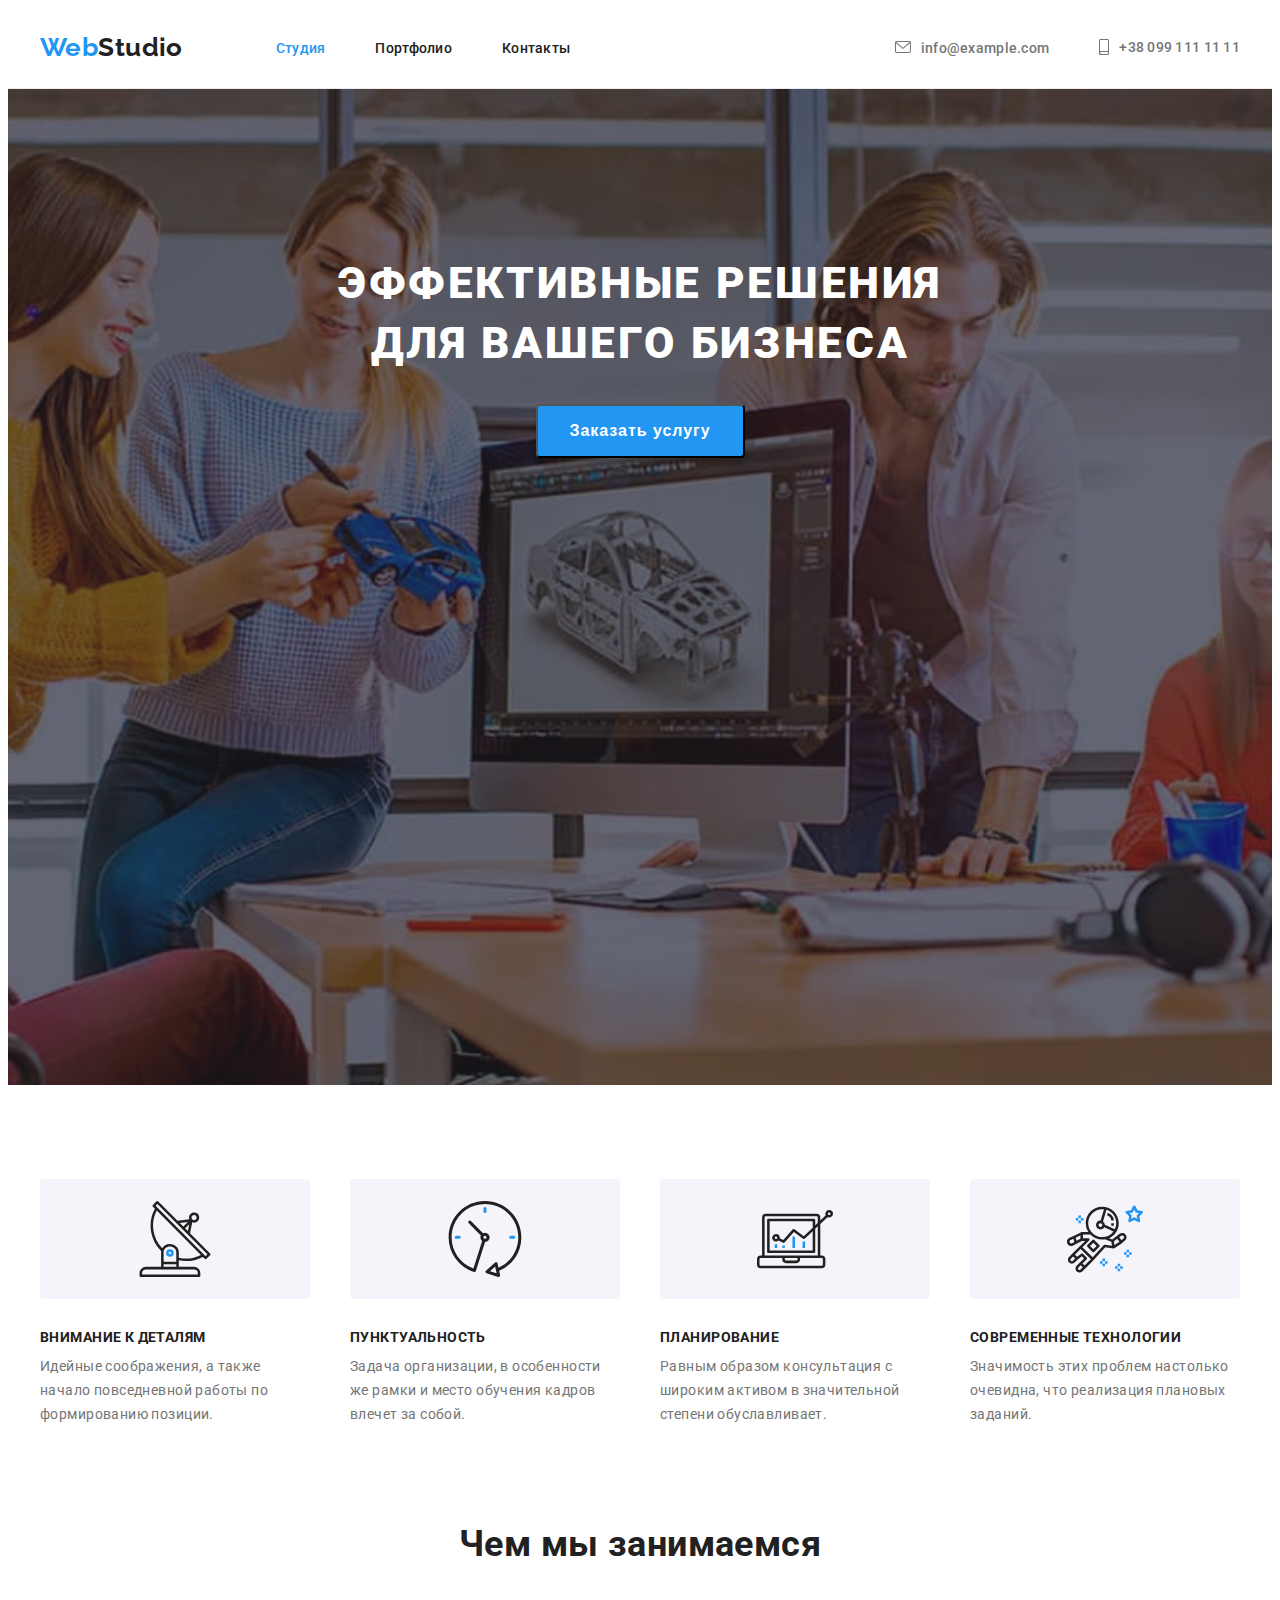
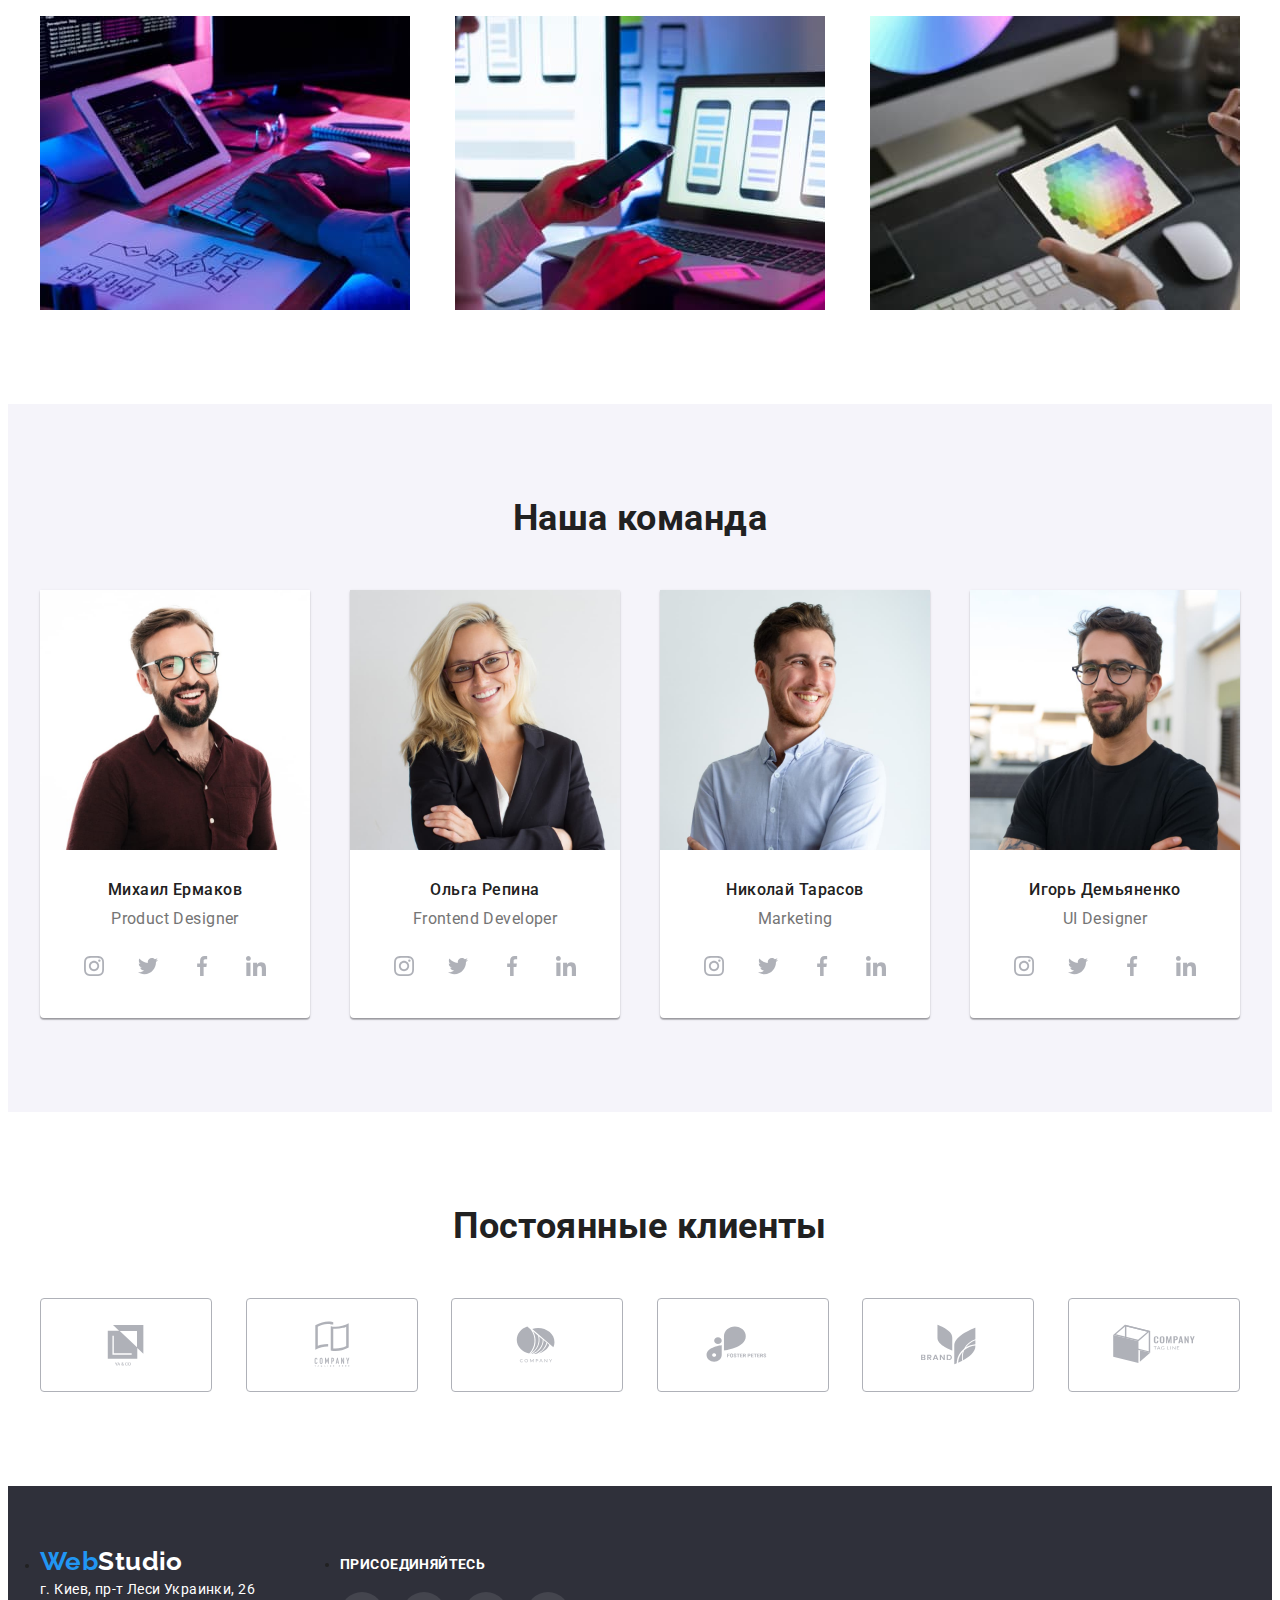
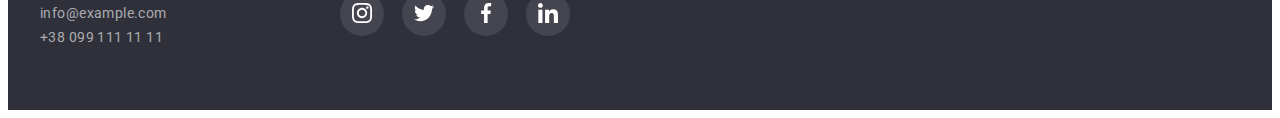
<file: index.html>
<!DOCTYPE html>
<html lang="en">

<head>
    <meta charset="UTF-8">
    <meta http-equiv="X-UA-Compatible" content="IE=edge">
    <meta name="viewport" content="width=device-width, initial-scale=1.0">
    <title>Studio</title>
    <link rel="stylesheet" href="https://cdnjs.cloudflare.com/ajax/libs/modern-normalize/1.1.0/modern-normalize.min.css"
        integrity="sha512-wpPYUAdjBVSE4KJnH1VR1HeZfpl1ub8YT/NKx4PuQ5NmX2tKuGu6U/JRp5y+Y8XG2tV+wKQpNHVUX03MfMFn9Q=="
        crossorigin="anonymous" referrerpolicy="no-referrer" />
    <link rel="preconnect" href="https://fonts.googleapis.com">
    <link rel="preconnect" href="https://fonts.gstatic.com" crossorigin>
    <link
        href="https://fonts.googleapis.com/css2?family=Raleway:wght@700&family=Roboto:ital,wght@0,400;0,500;0,700;0,900;1,400;1,500;1,700;1,900&display=swap"
        rel="stylesheet">
    <link rel="stylesheet" href="./css/styles.css" />
</head>

<body>
    <header class="header">
        <div class="container">
            <nav class="header-position">
                <a href="/" class="logo link header-position-logo"><span class="logo-add-decor">Web</span>Studio</a>
                <ul class="site-nav list header-position-nav">
                    <li><a href="./index.html" class="link current-page-color position-nav-element">Студия</a></li>
                    <li><a href="./portfolio.html" class="link page-color position-nav-element">Портфолио</a></li>
                    <li><a href="/contact" class="link page-color position-nav-element">Контакты</a></li>
                </ul>
            </nav>
            <ul class="site-nav list header-position-contact">
                <li class="header-icon-contact">
                    <svg class="header-icon-mail" width="16px" height="12px">
                        <use href="./images/icons.svg#icon-header-envelope"></use>
                    </svg>
                    <a href="info@example.com" class="link contact-color position-nav-element">info@example.com</a>
                </li>
                <li class="header-icon-contact">
                    <svg class="header-icon-phone" width="10px" height="16px">
                        <use href="./images/icons.svg#icon-header-smartphone"></use>
                    </svg>
                    <a href="tel:+380991111111" class="link contact-color">+38 099 111 11 11</a>
                </li>
            </ul>
        </div>
    </header>

    <main>
        <section class="hero-decoration overlay">
            <div class="container">
                <h1 class="hero-title">Эффективные решения для вашего бизнеса</h1>
                <button type="button" class="hero-button">Заказать услугу</button>
            </div>
        </section>

        <section class="first-section section">
            <div class="container">
                <h2 class="section-title visually-hidden">Почему нас выбирают?</h2>
                <ul class="list group">
                    <li class="list-bg">
                        <h3 class="title">Внимание к деталям</h3>
                        <p class="text">
                            Идейные соображения, а также начало повседневной работы по формированию позиции.
                        </p>
                    </li>
                    <li class="list-bg">
                        <h3 class="title">Пунктуальность</h3>
                        <p class="text">
                            Задача организации, в особенности же рамки и место обучения кадров влечет за собой.
                        </p>
                    </li>
                    <li class="list-bg">
                        <h3 class="title">Планирование</h3>
                        <p class="text">
                            Равным образом консультация с широким активом в значительной степени обуславливает.
                        </p>
                    </li>
                    <li class="list-bg">
                        <h3 class="title">Современные технологии</h3>
                        <p class="text">
                            Значимость этих проблем настолько очевидна, что реализация плановых заданий.
                        </p>
                    </li>
                </ul>
            </div>
        </section>

        <section class="second-section section padding-correction">
            <div class="container">
                <h2 class="section-title">Чем мы занимаемся</h2>
                <ul class="list group">
                    <li><img src="images/img3.jpg" alt="Worker with Tablet" width="370" height="294" /></li>
                    <li><img src="images/img1.jpg" alt="Worker PC and Smartphone" width="370" height="294" /></li>
                    <li><img src="images/img2.jpg" alt="Programmer typing code on computer" width="370" height="294" />
                    </li>
                </ul>
            </div>
        </section>

        <section class="third-section section">
            <div class="container">
                <h2 class="section-title">Наша команда</h2>
                <ul class="list group">
                    <li class="card-decoration">
                        <img src="images/img7.jpg" class="card-photo" alt="Product designer" width="270" height="260" />
                        <h3 class="title">Михаил Ермаков</h3>
                        <p class="text">Product Designer</p>
                        <ul class="list group social">
                            <li class="social-list">
                                <a href="" target="_blank">
                                    <svg class="social-decor" width="20px" height="20px">
                                        <use href="./images/icons.svg#icon-team-instagram"></use>
                                    </svg>
                                </a>
                            </li>
                            <li class="social-list">
                                <a href="" target="_blank">
                                    <svg class="social-decor" width="20px" height="20px">
                                        <use href="./images/icons.svg#icon-team-twitter"></use>
                                    </svg>
                                </a>
                            </li>
                            <li class="social-list">
                                <a href="" target="_blank">
                                    <svg class="social-decor" width="20px" height="20px">
                                        <use href="./images/icons.svg#icon-team-facebook"></use>
                                    </svg>
                                </a>
                            </li>
                            <li class="social-list">
                                <a href="" target="_blank">
                                    <svg class="social-decor" width="20px" height="20px">
                                        <use href="./images/icons.svg#icon-team-linkedin"></use>
                                    </svg>
                                </a>
                            </li>
                        </ul>
                    </li>
                    <li class="card-decoration">
                        <img src="images/img6.jpg" class="card-photo" alt="Frontend Developer" width="270"
                            height="260" />
                        <h3 class="title">Ольга Репина</h3>
                        <p class="text">Frontend Developer</p>
                        <ul class="list group social">
                            <li class="social-list">
                                <a href="" target="_blank">
                                    <svg class="social-decor" width="20px" height="20px">
                                        <use href="./images/icons.svg#icon-team-instagram"></use>
                                    </svg>
                                </a>
                            </li>
                            <li class="social-list">
                                <a href="" target="_blank">
                                    <svg class="social-decor" width="20px" height="20px">
                                        <use href="./images/icons.svg#icon-team-twitter"></use>
                                    </svg>
                                </a>
                            </li>
                            <li class="social-list">
                                <a href="" target="_blank">
                                    <svg class="social-decor" width="20px" height="20px">
                                        <use href="./images/icons.svg#icon-team-facebook"></use>
                                    </svg>
                                </a>
                            </li>
                            <li class="social-list">
                                <a href="" target="_blank">
                                    <svg class="social-decor" width="20px" height="20px">
                                        <use href="./images/icons.svg#icon-team-linkedin"></use>
                                    </svg>
                                </a>
                            </li>
                        </ul>
                    </li>
                    <li class="card-decoration">
                        <img src="images/img5.jpg" class="card-photo" alt="Marketing" width="270" height="260" />
                        <h3 class="title">Николай Тарасов</h3>
                        <p class="text">Marketing</p>
                        <ul class="list group social">
                            <li class="social-list">
                                <a href="" target="_blank">
                                    <svg class="social-decor" width="20px" height="20px">
                                        <use href="./images/icons.svg#icon-team-instagram"></use>
                                    </svg>
                                </a>
                            </li>
                            <li class="social-list">
                                <a href="" target="_blank">
                                    <svg class="social-decor" width="20px" height="20px">
                                        <use href="./images/icons.svg#icon-team-twitter"></use>
                                    </svg>
                                </a>
                            </li>
                            <li class="social-list">
                                <a href="" target="_blank">
                                    <svg class="social-decor" width="20px" height="20px">
                                        <use href="./images/icons.svg#icon-team-facebook"></use>
                                    </svg>
                                </a>
                            </li>
                            <li class="social-list">
                                <a href="" target="_blank">
                                    <svg class="social-decor" width="20px" height="20px">
                                        <use href="./images/icons.svg#icon-team-linkedin"></use>
                                    </svg>
                                </a>
                            </li>
                        </ul>
                    </li>
                    <li class="card-decoration">
                        <img src="images/img4.jpg" class="card-photo" alt="Product designer" width="270" height="260" />
                        <h3 class="title">Игорь Демьяненко</h3>
                        <p class="text">UI Designer</p>
                        <ul class="list group social">
                            <li class="social-list">
                                <a href="" target="_blank">
                                    <svg class="social-decor" width="20px" height="20px">
                                        <use href="./images/icons.svg#icon-team-instagram"></use>
                                    </svg>
                                </a>
                            </li>
                            <li class="social-list">
                                <a href="" target="_blank">
                                    <svg class="social-decor" width="20px" height="20px">
                                        <use href="./images/icons.svg#icon-team-twitter"></use>
                                    </svg>
                                </a>
                            </li>
                            <li class="social-list">
                                <a href="" target="_blank">
                                    <svg class="social-decor" width="20px" height="20px">
                                        <use href="./images/icons.svg#icon-team-facebook"></use>
                                    </svg>
                                </a>
                            </li>
                            <li class="social-list">
                                <a href="" target="_blank">
                                    <svg class="social-decor" width="20px" height="20px">
                                        <use href="./images/icons.svg#icon-team-linkedin"></use>
                                    </svg>
                                </a>
                            </li>
                        </ul>
                    </li>
                </ul>
            </div>
        </section>

        <section class="fifth-section section">
            <div class="container">
                <h2 class="section-title">Постоянные клиенты</h2>
                <ul class="list group">
                    <li class="card-client">
                        <a href="" target="_blank">
                            <svg class="card-icon-decor" width="170px" height="92px">
                                <use href="./images/icons.svg#icon-client-1"></use>
                            </svg>
                        </a>
                    </li>
                    <li class="card-client">
                        <a href="" target="_blank">
                            <svg class="card-icon-decor" width="170px" height="92px">
                                <use href="./images/icons.svg#icon-client-2"></use>
                            </svg>
                        </a>
                    </li>
                    <li class="card-client">
                        <a href="" target="_blank">
                            <svg class="card-icon-decor" width="170px" height="92px">
                                <use href="./images/icons.svg#icon-client-3"></use>
                            </svg>
                        </a>
                    </li>
                    <li class="card-client">
                        <a href="" target="_blank">
                            <svg class="card-icon-decor" width="170px" height="92px">
                                <use href="./images/icons.svg#icon-client-4"></use>
                            </svg>
                        </a>
                    </li>
                    <li class="card-client">
                        <a href="" class="group" target="_blank">
                            <svg class="card-icon-decor" width="170px" height="92px">
                                <use href="./images/icons.svg#icon-client-5"></use>
                            </svg>
                        </a>
                    </li>
                    <li class="card-client">
                        <a href="" class="group" target="_blank">
                            <svg class="card-icon-decor" width="170px" height="92px">
                                <use href="./images/icons.svg#icon-client-6"></use>
                            </svg>
                        </a>
                    </li>
                </ul>
            </div>
        </section>
    </main>

    <footer class="footer-section">
        <div class="container">
            <ul class="footer-section-size footer-section-position">
                <li>
                    <a href="/" class="logo link"><span class="logo-add-decor">Web</span>Studio</a>
                    <address class="footer-section-size">
                        <ul class="list">
                            <li>
                                <a href="/" class="address">г. Киев, пр-т Леси Украинки, 26</a>
                            </li>
                            <li>
                                <a href="info@example.com" class="contact">info@example.com</a>
                            </li>
                            <li>
                                <a href="tel:+380991111111" class="contact">+38 099 111 11 11</a>
                            </li>
                        </ul>
                    </address>
                </li>
                <li class="footer-social">
                    <h2 class="social-title footer-section-size">Присоединяйтесь</h2>
                    <ul class="list group">
                        <li class="footer-social-list">
                            <a href="" target="_blank">
                                <svg class="footer-social-decor" width="20px" height="20px">
                                    <use href="./images/icons.svg#icon-instagram-footer"></use>
                                </svg>
                            </a>
                        </li>
                        <li class="footer-social-list">
                            <a href="" target="_blank">
                                <svg class="footer-social-decor" width="20px" height="20px">
                                    <use href="./images/icons.svg#icon-twitter-footer"></use>
                                </svg>
                            </a>
                        </li>
                        <li class="footer-social-list">
                            <a href="" target="_blank">
                                <svg class="footer-social-decor" width="20px" height="20px">
                                    <use href="./images/icons.svg#icon-facebook-footer"></use>
                                </svg>
                            </a>
                        </li>
                        <li class="footer-social-list">
                            <a href="" target="_blank">
                                <svg class="footer-social-decor" width="20px" height="20px">
                                    <use href="./images/icons.svg#icon-linkedin-footer"></use>
                                </svg>
                            </a>
                        </li>
                    </ul>
                </li>
            </ul>
        </div>
    </footer>

</body>

</html>
</file>
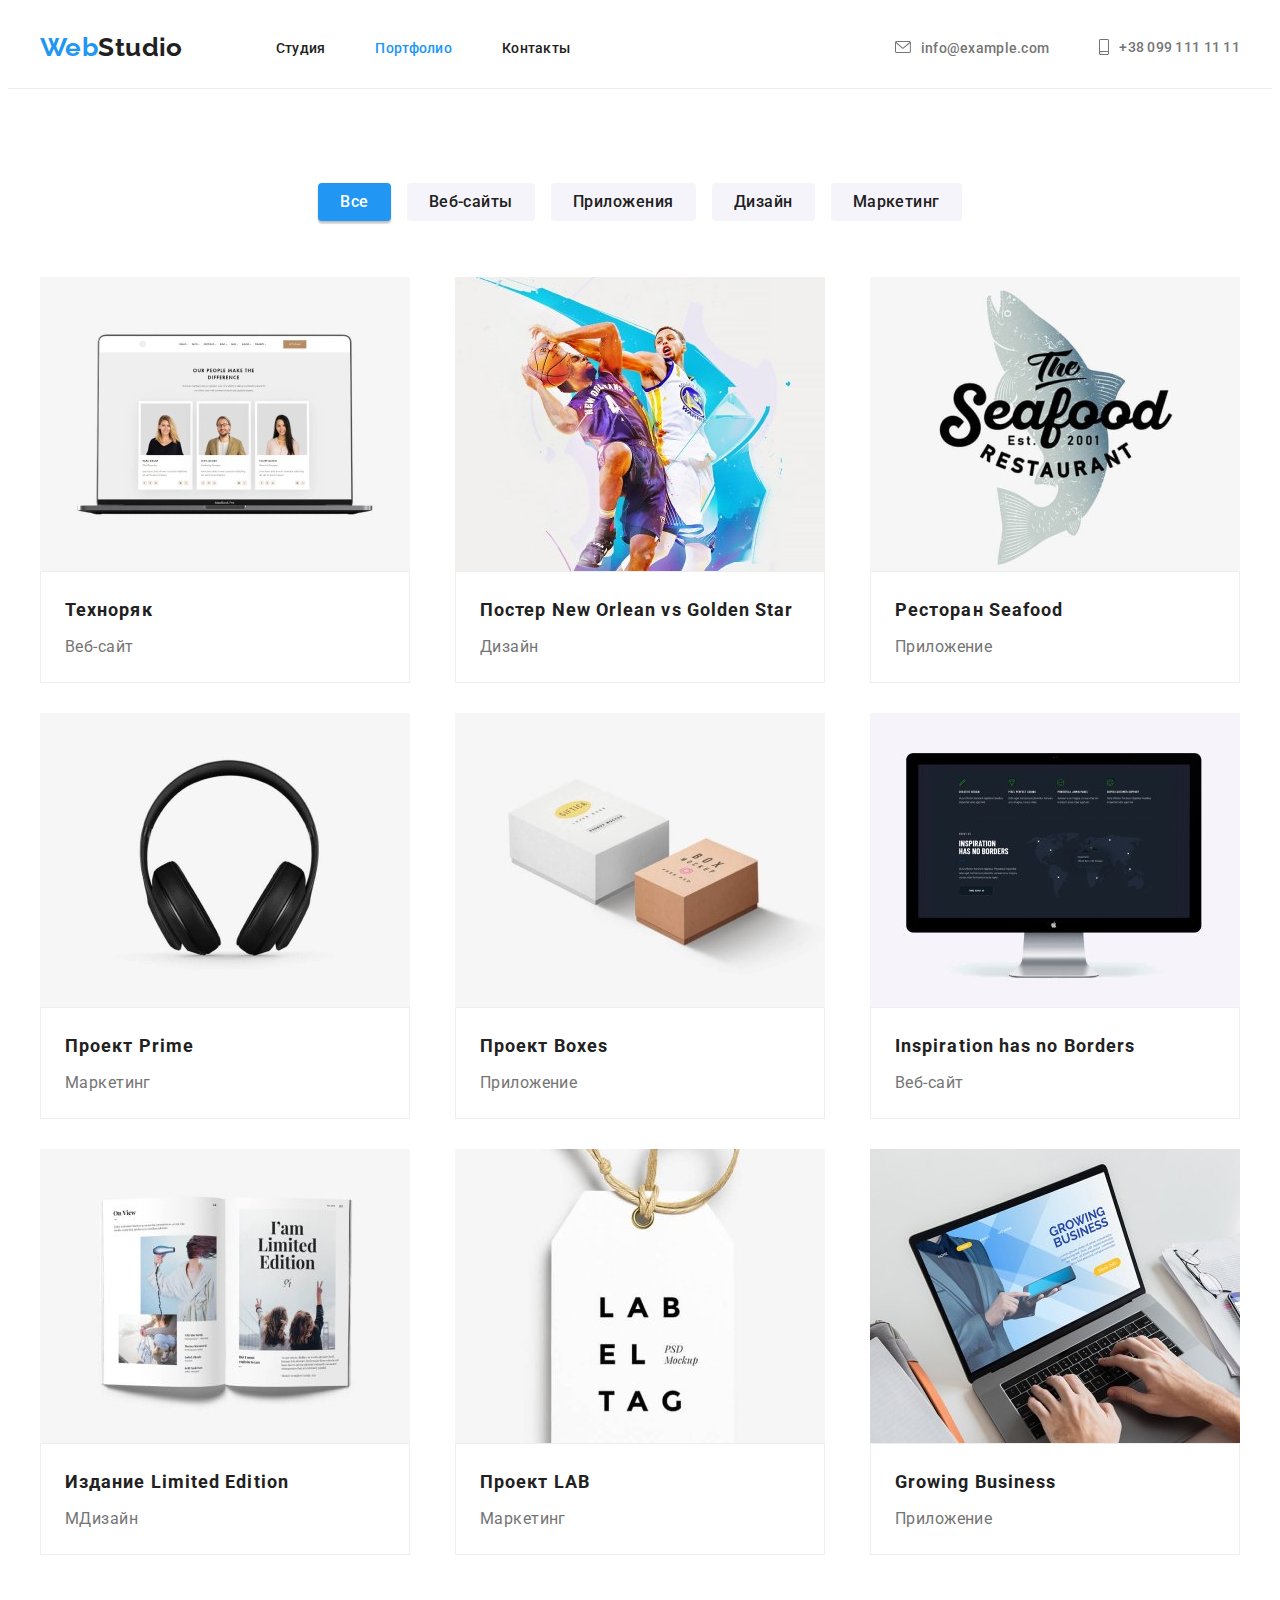
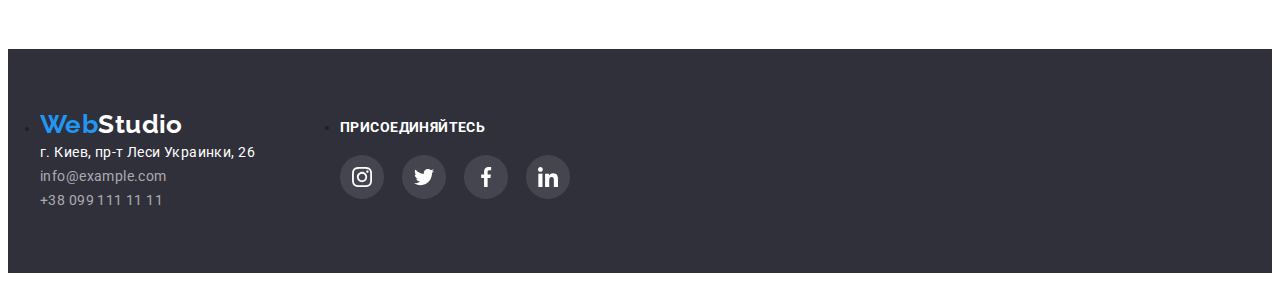
<file: portfolio.html>
<!DOCTYPE html>
<html lang="en">

<head>
    <meta charset="UTF-8">
    <meta http-equiv="X-UA-Compatible" content="IE=edge">
    <meta name="viewport" content="width=device-width, initial-scale=1.0">
    <title>Portfolio</title>
    <link rel="stylesheet" href="https://cdnjs.cloudflare.com/ajax/libs/modern-normalize/1.1.0/modern-normalize.min.css"
        integrity="sha512-wpPYUAdjBVSE4KJnH1VR1HeZfpl1ub8YT/NKx4PuQ5NmX2tKuGu6U/JRp5y+Y8XG2tV+wKQpNHVUX03MfMFn9Q=="
        crossorigin="anonymous" referrerpolicy="no-referrer" />
    <link rel="stylesheet" href="./css/styles.css" />
    <link rel="preconnect" href="https://fonts.googleapis.com">
    <link rel="preconnect" href="https://fonts.gstatic.com" crossorigin>
    <link
        href="https://fonts.googleapis.com/css2?family=Raleway:wght@700&family=Roboto:ital,wght@0,400;0,500;0,700;0,900;1,400;1,500;1,700;1,900&display=swap"
        rel="stylesheet">
</head>

<body>
    <header class="header">
        <div class="container">
            <nav class="header-position">
                <a href="/" class="logo link header-position-logo"><span class="logo-add-decor">Web</span>Studio</a>
                <ul class="site-nav list header-position-nav">
                    <li><a href="./index.html" class="link page-color position-nav-element">Студия</a></li>
                    <li><a href="./portfolio.html" class="link current-page-color position-nav-element">Портфолио</a>
                    </li>
                    <li><a href="/contact" class="link page-color position-nav-element">Контакты</a></li>
                </ul>
            </nav>
            <ul class="site-nav list header-position-contact">
                <li class="header-icon-contact">
                    <svg class="header-icon-mail" width="16px" height="12px">
                        <use href="./images/icons.svg#icon-header-envelope"></use>
                    </svg>
                    <a href="info@example.com" class="link contact-color position-nav-element">info@example.com</a>
                </li>
                <li class="header-icon-contact">
                    <svg class="header-icon-phone" width="10px" height="16px">
                        <use href="./images/icons.svg#icon-header-smartphone"></use>
                    </svg>
                    <a href="tel:+380991111111" class="link contact-color">+38 099 111 11 11</a>
                </li>
            </ul>
        </div>
    </header>

    <main>
        <section class="portfolio-section section">
            <div class="container">
                <h1 class="section-title visually-hidden">Наши проекты</h1>
                <ul class="list btn-group">
                    <li>
                        <button type="button" class="button-decoration button-activ link btn-margin">Все</button>
                    </li>
                    <li>
                        <button type="button" class="button-decoration link btn-margin">Веб-сайты</button>
                    </li>
                    <li>
                        <button type="button" class="button-decoration link btn-margin">Приложения</button>
                    </li>
                    <li>
                        <button type="button" class="button-decoration link btn-margin">Дизайн</button>
                    </li>
                    <li>
                        <button type="button" class="button-decoration link btn-margin">Маркетинг</button>
                    </li>
                </ul>

                <ul class="list group">
                    <li class="portfolio-card-margin portfolio-card-shadow">
                        <a href="/" class="link">
                            <img src="images/img8.jpg" class="portfolio-card-photo" alt="Web-site" width="370"
                                height="294" />
                            <div class="potfolio-card-decoration">
                                <h3 class="card-title">Техноряк</h3>
                                <p class="card-text">Веб-сайт</p>
                            </div>
                        </a>
                    </li>
                    <li class="portfolio-card-margin portfolio-card-shadow">
                        <a href="/" class="link">
                            <img src="images/img9.jpg" class="portfolio-card-photo" alt="Design" width="370"
                                height="294" />
                            <div class="potfolio-card-decoration">
                                <h3 class="card-title">Постер New Orlean vs Golden Star</h3>
                                <p class="card-text">Дизайн</p>
                            </div>
                        </a>
                    </li>
                    <li class="portfolio-card-margin portfolio-card-shadow">
                        <a href="/" class="link">
                            <img src="images/img10.jpg" class="portfolio-card-photo" alt="App" width="370"
                                height="294" />
                            <div class="potfolio-card-decoration">
                                <h3 class="card-title">Ресторан Seafood</h3>
                                <p class="card-text">Приложение</p>
                            </div>
                        </a>
                    </li>
                    <li class="portfolio-card-margin portfolio-card-shadow">
                        <a href="/" class="link">
                            <img src="images/img11.jpg" class="portfolio-card-photo" alt="Marketing" width="370"
                                height="294" />
                            <div class="potfolio-card-decoration">
                                <h3 class="card-title">Проект Prime</h3>
                                <p class="card-text">Маркетинг</p>
                            </div>
                        </a>
                    </li>
                    <li class="portfolio-card-margin portfolio-card-shadow">
                        <a href="/" class="link">
                            <img src="images/img12.jpg" class="portfolio-card-photo" alt="App" width="370"
                                height="294" />
                            <div class="potfolio-card-decoration">
                                <h3 class="card-title">Проект Boxes</h3>
                                <p class="card-text">Приложение</p>
                            </div>
                        </a>
                    </li>
                    <li class="portfolio-card-margin portfolio-card-shadow">
                        <a href="/" class="link">
                            <img src="images/img13.jpg" class="portfolio-card-photo" alt="Web-site" width="370"
                                height="294" />
                            <div class="potfolio-card-decoration">
                                <h3 class="card-title">Inspiration has no Borders</h3>
                                <p class="card-text">Веб-сайт</p>
                            </div>
                        </a>
                    </li>
                    <li class="portfolio-card-margin portfolio-card-shadow">
                        <a href="/" class="link">
                            <img src="images/img14.jpg" class="portfolio-card-photo" alt="Design" width="370"
                                height="294" />
                            <div class="potfolio-card-decoration">
                                <h3 class="card-title">Издание Limited Edition</h3>
                                <p class="card-text">MДизайн</p>
                            </div>
                        </a>
                    </li>
                    <li class="portfolio-card-margin portfolio-card-shadow">
                        <a href="/" class="link">
                            <img src="images/img15.jpg" class="portfolio-card-photo" alt="Marketing" width="370"
                                height="294" />
                            <div class="potfolio-card-decoration">
                                <h3 class="card-title">Проект LAB</h3>
                                <p class="card-text">Маркетинг</p>
                            </div>
                        </a>
                    </li>
                    <li class="portfolio-card-margin portfolio-card-shadow">
                        <a href="/" class="link">
                            <img src="images/img16.jpg" class="portfolio-card-photo" alt="App" width="370"
                                height="294" />
                            <div class="potfolio-card-decoration">
                                <h3 class="card-title">Growing Business</h3>
                                <p class="card-text">Приложение</p>
                            </div>
                        </a>
                    </li>
                </ul>
            </div>
        </section>

    </main>

    <footer class="footer-section">
        <div class="container">
            <ul class="footer-section-size footer-section-position">
                <li>
                    <a href="/" class="logo link"><span class="logo-add-decor">Web</span>Studio</a>
                    <address class="footer-section-size">
                        <ul class="list">
                            <li>
                                <a href="/" class="address">г. Киев, пр-т Леси Украинки, 26</a>
                            </li>
                            <li>
                                <a href="info@example.com" class="contact">info@example.com</a>
                            </li>
                            <li>
                                <a href="tel:+380991111111" class="contact">+38 099 111 11 11</a>
                            </li>
                        </ul>
                    </address>
                </li>
                <li class="footer-social">
                    <h2 class="social-title footer-section-size">Присоединяйтесь</h2>
                    <ul class="list group">
                        <li class="footer-social-list">
                            <a href="" target="_blank">
                                <svg class="footer-social-decor" width="20px" height="20px">
                                    <use href="./images/icons.svg#icon-instagram-footer"></use>
                                </svg>
                            </a>
                        </li>
                        <li class="footer-social-list">
                            <a href="" target="_blank">
                                <svg class="footer-social-decor" width="20px" height="20px">
                                    <use href="./images/icons.svg#icon-twitter-footer"></use>
                                </svg>
                            </a>
                        </li>
                        <li class="footer-social-list">
                            <a href="" target="_blank">
                                <svg class="footer-social-decor" width="20px" height="20px">
                                    <use href="./images/icons.svg#icon-facebook-footer"></use>
                                </svg>
                            </a>
                        </li>
                        <li class="footer-social-list">
                            <a href="" target="_blank">
                                <svg class="footer-social-decor" width="20px" height="20px">
                                    <use href="./images/icons.svg#icon-linkedin-footer"></use>
                                </svg>
                            </a>
                        </li>
                    </ul>
                </li>
            </ul>
        </div>
    </footer>

</body>

</html>
</file>
<file: css/styles.css>
:root {
    --text-main-color: #212121;
    --text-additional-color: #2196f3;
    --text-contact-color: #757575;
    --text-footer-contact: rgba(255, 255, 255, 0.6);
    --text-add-color: #FFFFFF;
    --bg-main-color: #FFFFFF;
    --bg-hero-color: #2F303A;
    --bg-works-color:#E5E5E5;
    --bg-team-color: #F5F4FA;
    --bg-footer-color: #2F303A;
    --bg-botton-color: #2196f3;
    --botton-hover-color: #188CE8;
    --icon-color: #afb1b8;
}
body {
    font-family: 'Roboto', sans-serif;
    letter-spacing: 0.03em;
    font-size: 14px;
    color: var(--text-main-color);
    background-color: var(--bg-main-color);
}
.visually-hidden {
    position: absolute;
    white-space: nowrap;
    width: 1px;
    height: 1px;
    overflow: hidden;
    border: 0;
    padding: 0;
    clip: rect(0 0 0 0);
    clip-path: inset(50%);
    margin: -1px;
}
img {
    display: block;
}
p, h1, h2, h3, h4, h5, h6 {
    margin: 0;
}
ul, ol {
    margin: 0;
    padding-left: 0;
}
.list {
    list-style: none;
}
.container {
    width: 1200px;
    padding-left: 15px;
    padding-right: 15px;
    margin: 0 auto;
}
.link {
    text-decoration: none;
}
.section {
    padding-top: 94px;
    padding-bottom: 94px;
}
/* Header */
.header {
    padding-top: 24px;
    padding-bottom: 25px;
    border-bottom: 1px solid #ECECEC;
}
.header .container {
    display: flex;
    flex-direction: row;
}
.header-position {
    display: flex;
    align-self: center;
}
.header-position-logo {
    margin-right: auto;
}
.header-position-nav {
    display: flex;
    align-self: center;
    margin: 0 0 0 93px;
}
.position-nav-element {
    flex: 1 1 auto;
    margin-right: 50px;
}
.header-position-contact {
    display: flex;
    justify-content: center;
    align-items: center;
    margin-left: auto;
}
.logo {
    font-family: 'Raleway';
    font-weight: 700;
    font-size: 26px;
    line-height: 1.192;
    color: var(--text-main-color);
}
.logo-add-decor{
    color: var(--text-additional-color);
}
.site-nav {
    font-weight: 500;
    line-height: 1.142;
    letter-spacing: 0.02em;
}
.site-nav .page-color {
    color: var(--text-main-color);
}
.site-nav .current-page-color {
    color: var(--text-additional-color);
}
.site-nav .contact-color {
    color: var(--text-contact-color);
}
.header-icon-contact {
    display: flex;
    flex-direction: row;
    align-items: center;
    fill: #757575;

    cursor: pointer;
}
.header-icon-mail {
    margin-right: 10px;
    height: 12px;
    width: 16px;
}
.header-icon-phone {
    margin-right: 10px;
    height: 16px;
    width: 10px;
}
.header-icon-contact:hover .header-icon-mail,
.header-icon-contact:hover .header-icon-phone,
.header-icon-contact:hover .contact-color {
    fill: var(--bg-botton-color);
    color: var(--text-additional-color);
}
.header-icon-contact:focus .header-icon-mail,
.header-icon-contact:focus .header-icon-phone,
.header-icon-contact:focus .contact-color {
    fill: var(--bg-botton-color);
    color: var(--text-additional-color);
}
/* Hero */
.hero-decoration {
    padding-top: 165px;
    padding-bottom: 231px;
    background-color: var(--bg-hero-color);
}
.overlay {
    max-width: 1600px;
    height: 600px;
    margin-left: auto;
    margin-right: auto;
    background-image: linear-gradient(
        to right,
        rgba(47, 48, 58, 0.4),
        rgba(47, 48, 58, 0.4)
    ),
    url("../images/hero.jpg");
    background-repeat: no-repeat;
    background-position: center;
    background-size: cover;
}
.hero-title {
    padding-right: 252px;
    padding-left: 252px;
    margin-bottom: 30px;

    color: var(--text-add-color);
    font-weight: 900;
    font-size: 44px;
    line-height: 1.363;
    text-align: center;
    letter-spacing: 0.06em;
    text-transform: uppercase;
}
.hero-button {
    margin: 0 auto;
    display: block;
    padding: 10px 32px;

    font-weight: 700;
    font-size: 16px;
    line-height: 1.875;
    letter-spacing: 0.06em;
    color: var(--text-add-color);
    background: var(--bg-botton-color);

    box-shadow: 0px 4px 4px rgba(0, 0, 0, 0.15);
    border-radius: 4px;

    cursor: pointer;
}
.hero-button:hover {
    background-color: var(--botton-hover-color);
}
.section-title {
    font-size: 36px;
    text-align: center;
    font-weight: 700;
    line-height: 1.166;
}
/* First section */
.first-section {
    background-color: var(--bg-main-color);
}
.group {
    display: flex;
    flex-wrap: wrap;
    justify-content: space-between;
}
.first-section .title {
    margin-bottom: 10px;

    max-width: 270px;
    min-height: 16px;
    line-height: 1.142;
    font-size: 14px;
    text-transform: uppercase;
}
.first-section .text {
    max-width: 270px;
    min-height: 75px;
    line-height: 1.714;
    color: var(--text-contact-color);
}
.list-bg::before {
    display: block;
    content: "";
    height: 120px;
    margin-bottom: 30px;
    background: #F5F4FA;
    border-radius: 4px;
    background-size: 28%;
    background-repeat: no-repeat;
    background-position: center;
}
.list-bg:nth-child(1)::before {
    background-image: url("../images/advantage-antenna.svg");
}
.list-bg:nth-child(2)::before {
    background-image: url("../images/advantageclock.svg");
}
.list-bg:nth-child(3)::before {
    background-image: url("../images/advantage-diagram.svg");
}
.list-bg:nth-child(4)::before {
    background-image: url("../images/advantage-astronaut.svg");
}
/* Second section */
.second-section {
    background-color: var(--bg-main-color);
}
.padding-correction {
    padding-top: 0px;
}
.second-section .section-title {
    margin-bottom: 50px;
}

/* Third section */
.third-section {
    background-color: var(--bg-team-color);
    font-size: 16px;
    line-height: 1.187;
}
.third-section .section-title {
    margin-bottom: 50px;
}
.card-decoration {
    max-width: 270px;
    min-height: 368px;   
    background: var(--bg-main-color);
    box-shadow: 0px 1px 3px rgba(0, 0, 0, 0.12),
    0px 1px 1px rgba(0, 0, 0, 0.14),
    0px 2px 1px rgba(0, 0, 0, 0.2);
    border-radius: 0px 0px 4px 4px;
    text-align: center;
}
.card-photo {
    margin-bottom: 30px;
}
.third-section .title {
    margin-bottom: 10px;
    font-weight: 500; 
    font-size: 16px;
}
.third-section .text {
    margin-bottom: 16px;
    font-weight: 400;
    color: var(--text-contact-color);
}
.social {
    padding-left: 32px;
    padding-right: 32px;
    padding-bottom: 30px;
}
.social-list {
    display: flex;
    justify-content: center;
    align-items: center;
    width: 44px;
    height: 44px;  
    border-radius: 50%;
}
.social-decor {
    margin-top: 4px;
    fill: var(--icon-color);
}
.social-list:hover {
    background-color: var(--bg-botton-color);
}
.social-list:hover .social-decor {
    fill: var(--bg-main-color);
}

/* Fifth section */
.fifth-section .section-title {
    margin-bottom: 50px;
}
.card-client {
    width: 170px;
    height: 92px;
    border: 1px solid #AFB1B8;
    border-radius: 4px;

    cursor: pointer;
}
.card-icon-decor {
    fill: var(--icon-color);
}
.card-client:hover {
    border-color: var(--bg-botton-color);
}
.card-client:hover .card-icon-decor {
    fill: var(--bg-botton-color);
}
/* Footer */
.footer-section {
    padding-top: 60px;
    padding-bottom: 60px;

    background-color: var(--bg-footer-color);
    line-height: 1.714;
    font-weight: 400;
}
.footer-section .link{
    margin-bottom: 20px;

    color: var(--text-add-color);
}
.footer-section .address {
    margin-bottom: 9px;

    text-decoration: none;
    font-style: normal;
    color: var(--text-add-color);
}
.footer-section .contact {
    text-decoration: none;
    font-style: normal;
    color: rgba(255, 255, 255, 0.6);
}
.footer-section .contact:last-child {
    margin-bottom: 0;
}
.footer-section .address:hover,
.footer-section .contact:hover,
.footer-section .address:focus,
.footer-section .contact:focus {
    color: var(--text-additional-color);
}
.footer-section-position {
    display: flex;
}
.footer-section-size {
    min-width: 230px;
}
.footer-social {
    margin: 0 70px;
}
.social-title {
    margin-top: 7px;
    margin-bottom: 20px;
    font-size: 14px;
    line-height: 1.142;
    letter-spacing: 0.03em;
    text-transform: uppercase;
    color: var(--text-add-color);
}
.footer-social-list {
    display: flex;
    justify-content: center;
    align-items: center;
    width: 44px;
    height: 44px;
    border-radius: 50%;

    background: rgba(255, 255, 255, 0.1);
}
.footer-social-decor {
    margin-top: 7px;
    fill: var(--icon-color);
}
.footer-social-list:hover {
    background-color: var(--bg-botton-color);
}

/* Portfolio */

/* Botton part */
.portfolio-section {
    background-color: var(--bg-main-color);
}
.button-decoration {
    padding: 6px 22px;

    font-family: 'Roboto';
    color: var(--text-main-color);
    font-weight: 500;
    font-size: 16px;
    line-height: 1.625;
    text-align: center;
    border-color: transparent;
    border: 0px;
    background: #F5F4FA;
    border-radius: 4px;
    letter-spacing: 0.03em;

    cursor: pointer;
}
.button-activ {
    background: var(--bg-botton-color);
    color: var(--text-add-color);
    box-shadow: 0px 3px 1px rgba(0, 0, 0, 0.1),
    0px 1px 2px rgba(0, 0, 0, 0.08),
    0px 2px 2px rgba(0, 0, 0, 0.12);
    border-radius: 4px;
}
.button-decoration:hover,
.button-decoration:focus {
    background: var(--bg-botton-color);
    color: var(--text-add-color);
    box-shadow: 0px 3px 1px rgba(0, 0, 0, 0.1),
    0px 1px 2px rgba(0, 0, 0, 0.08),
    0px 2px 2px rgba(0, 0, 0, 0.12);
    border-radius: 4px;
}
.btn-group {
    display: flex;
    align-items: center;
    justify-content: center;
    margin-bottom: 56px;
}
.btn-margin {
    flex: 1 1 auto;
    margin: 0 8px;
}
/* Card part */
.portfolio-card-margin {
    margin: 0 0 30px 0;
}
.potfolio-card-decoration {
    padding-top: 20px;

    background: var(--bg-main-color);
    border: 1px solid #EEEEEE;
}
.portfolio-card-margin:nth-last-child(-n + 3) {
    margin: 0;
}
.card-title {
    margin-bottom: 4px;
    padding-left: 24px;
    padding-right: 24px;

    font-size: 18px;
    line-height: 2.00;
    letter-spacing: 0.06em;
    color: var(--text-main-color);
}
.card-text {
    margin-bottom: 20px;
    padding-left: 24px;
    padding-right: 24px;

    font-size: 16px;
    line-height: 1.88;
    color: var(--text-contact-color);
}
.portfolio-card-shadow:hover {
box-shadow: 0px 1px 1px rgba(0, 0, 0, 0.12),
0px 4px 4px rgba(0, 0, 0, 0.06),
1px 4px 6px rgba(0, 0, 0, 0.16);
}
</file>
